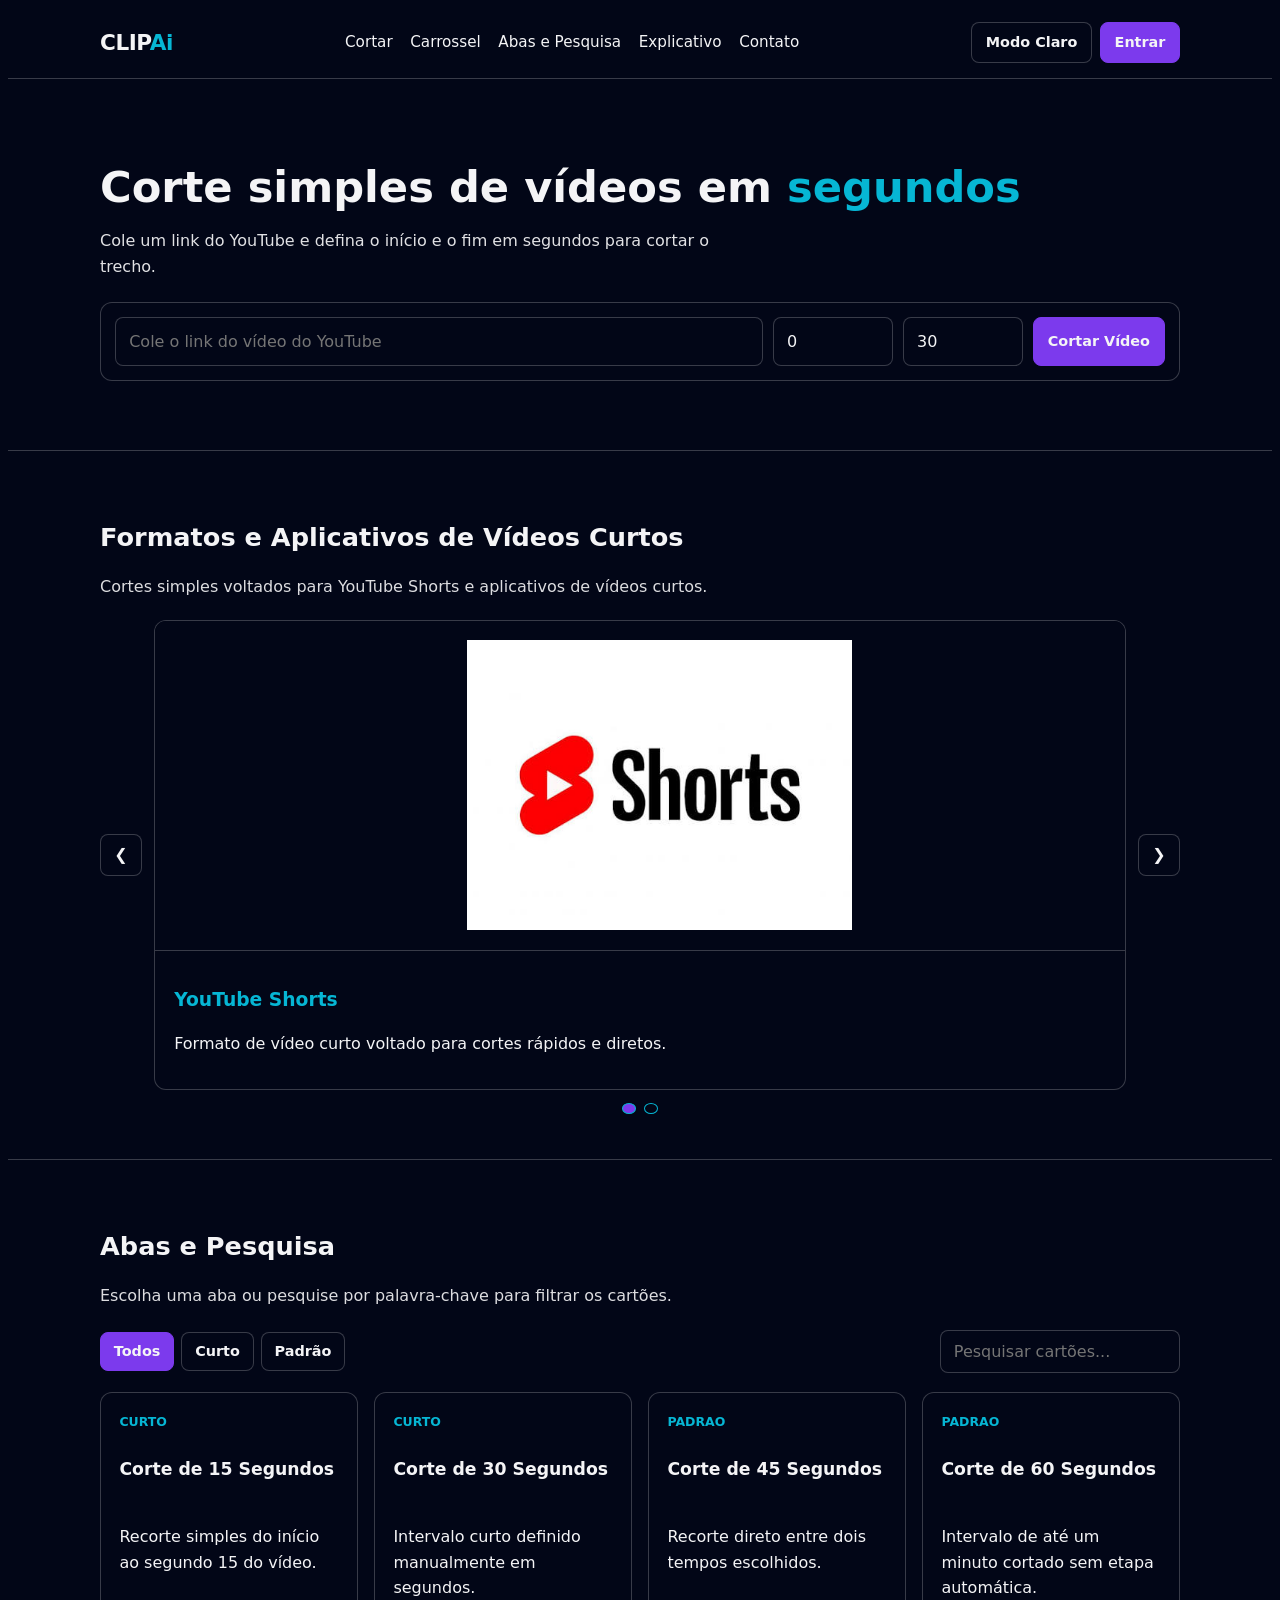
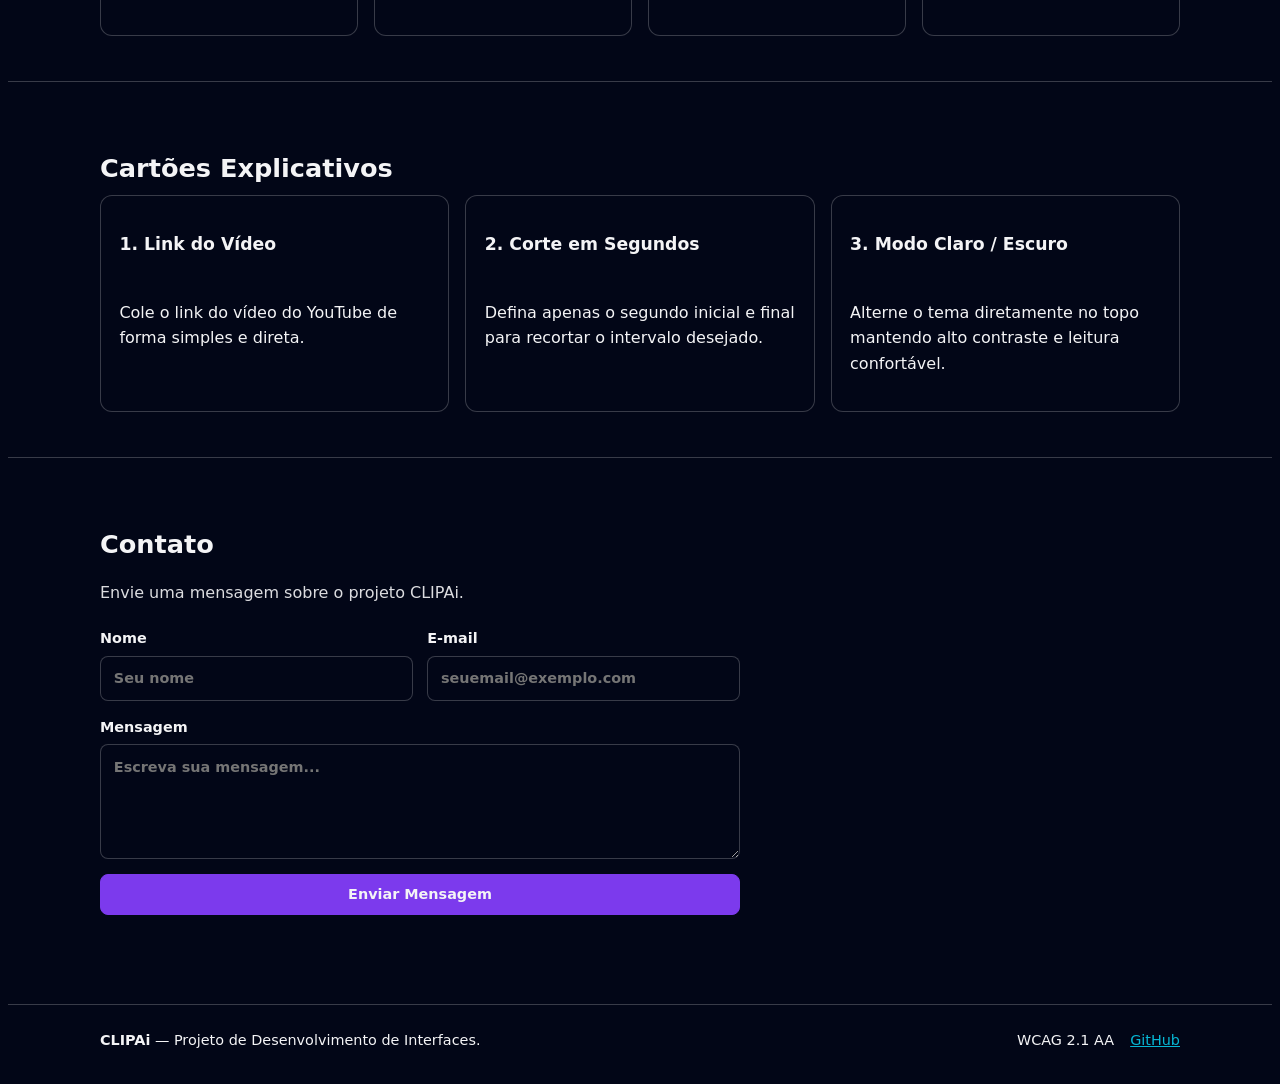
<file: index.html>
<!DOCTYPE html>
<html lang="pt-BR">
<head>
  <meta charset="UTF-8" />
  <meta name="viewport" content="width=device-width, initial-scale=1.0" />
  <title>CLIPAi — Cortes de Vídeos do YouTube</title>
  <link rel="stylesheet" href="style.css" />
</head>
<body>
  <!-- Cabeçalho, Acessibilidade (Modo Claro/Escuro) e Login -->
  <header class="header" role="banner">
    <div class="container header-flex">
      <a href="#gerador" class="brand">CLIP<span>Ai</span></a>

      <nav class="nav" aria-label="Navegação principal">
        <a href="#gerador">Cortar</a>
        <a href="#carrossel">Carrossel</a>
        <a href="#pesquisa">Abas e Pesquisa</a>
        <a href="#sobre">Explicativo</a>
        <a href="#contato">Contato</a>
      </nav>

      <div class="a11y-bar" role="group" aria-label="Acessibilidade e Conta">
        <button type="button" id="btnTheme" class="btn-chip" aria-pressed="false">Modo Claro</button>
        <button type="button" id="btnOpenLogin" class="btn-primary">Entrar</button>
      </div>
    </div>
  </header>

  <main>
    <!-- Gerador Simples por Link do YouTube -->
    <section id="gerador" class="hero">
      <div class="container">
        <h1>Corte simples de vídeos em <span>segundos</span></h1>
        <p class="subtitle">
          Cole um link do YouTube e defina o início e o fim em segundos para cortar o trecho.
        </p>

        <form id="clipGeneratorForm" class="generator-box">
          <input
            type="text"
            id="videoLinkInput"
            required
            placeholder="Cole o link do vídeo do YouTube"
            aria-label="Link do vídeo do YouTube"
          />
          <input type="number" id="startSecInput" min="0" value="0" aria-label="Início em segundos" />
          <input type="number" id="endSecInput" min="1" value="30" aria-label="Fim em segundos" />
          <button type="submit" class="btn-primary">Cortar Vídeo</button>
        </form>

        <div id="generatorFeedback" class="feedback" role="status" aria-live="polite"></div>
      </div>
    </section>

    <!-- Carrossel com as 2 Imagens -->
    <section id="carrossel" class="section">
      <div class="container">
        <h2>Formatos e Aplicativos de Vídeos Curtos</h2>
        <p class="section-desc">Cortes simples voltados para YouTube Shorts e aplicativos de vídeos curtos.</p>

        <div class="carousel" aria-roledescription="carousel">
          <button type="button" id="prevSlide" class="carousel-btn" aria-label="Slide anterior">&#10094;</button>
          <div class="slide-card">
            <div class="slide-media">
              <img id="carouselImg" src="youtubeshortslogo.jpg" alt="YouTube Shorts" />
            </div>
            <div class="slide-caption">
              <h3 id="carouselTitle"></h3>
              <p id="carouselDesc"></p>
            </div>
          </div>
          <button type="button" id="nextSlide" class="carousel-btn" aria-label="Próximo slide">&#10095;</button>
        </div>
        <div id="carouselDots" class="carousel-dots"></div>
      </div>
    </section>

    <!-- Abas e Pesquisa -->
    <section id="pesquisa" class="section">
      <div class="container">
        <h2>Abas e Pesquisa</h2>
        <p class="section-desc">Escolha uma aba ou pesquise por palavra-chave para filtrar os cartões.</p>

        <div class="search-controls">
          <div class="tabs" role="tablist" aria-label="Abas de pesquisa">
            <button type="button" class="tab-btn active" data-tab="todos">Todos</button>
            <button type="button" class="tab-btn" data-tab="curto">Curto</button>
            <button type="button" class="tab-btn" data-tab="padrao">Padrão</button>
          </div>
          <input
            type="search"
            id="searchInput"
            class="search-input"
            placeholder="Pesquisar cartões..."
            aria-label="Pesquisar cartões"
          />
        </div>

        <div id="cardsGrid" class="cards-grid"></div>
      </div>
    </section>

    <!-- Cartões Explicativos -->
    <section id="sobre" class="section">
      <div class="container">
        <h2>Cartões Explicativos</h2>
        <div class="info-grid">
          <article class="card-box">
            <h3>1. Link do Vídeo</h3>
            <p>Cole o link do vídeo do YouTube de forma simples e direta.</p>
          </article>
          <article class="card-box">
            <h3>2. Corte em Segundos</h3>
            <p>Defina apenas o segundo inicial e final para recortar o intervalo desejado.</p>
          </article>
          <article class="card-box">
            <h3>3. Modo Claro / Escuro</h3>
            <p>Alterne o tema diretamente no topo mantendo alto contraste e leitura confortável.</p>
          </article>
        </div>
      </div>
    </section>

    <!-- Seção de Contato com Formulário -->
    <section id="contato" class="section">
      <div class="container">
        <h2>Contato</h2>
        <p class="section-desc">Envie uma mensagem sobre o projeto CLIPAi.</p>

        <form id="contactForm" class="contact-form">
          <div class="form-row">
            <label>
              Nome
              <input type="text" id="contactName" required placeholder="Seu nome" />
            </label>
            <label>
              E-mail
              <input type="email" id="contactEmail" required placeholder="seuemail@exemplo.com" />
            </label>
          </div>
          <label>
            Mensagem
            <textarea id="contactMessage" rows="4" required placeholder="Escreva sua mensagem..."></textarea>
          </label>
          <button type="submit" class="btn-primary">Enviar Mensagem</button>
          <div id="contactStatus" class="feedback" role="status" aria-live="polite"></div>
        </form>
      </div>
    </section>
  </main>

  <!-- Rodapé -->
  <footer class="footer">
    <div class="container footer-flex">
      <div><strong>CLIPAi</strong> — Projeto de Desenvolvimento de Interfaces.</div>
      <div class="footer-links">
        <span>WCAG 2.1 AA</span>
        <a href="https://github.com" target="_blank" rel="noopener">GitHub</a>
      </div>
    </div>
  </footer>

  <!-- Modal de Login -->
  <div id="loginModal" class="modal hidden" role="dialog" aria-modal="true" aria-labelledby="loginTitle">
    <div class="modal-box">
      <div class="modal-head">
        <h2 id="loginTitle">Entrar no CLIPAi</h2>
        <button type="button" id="closeLoginModal" class="btn-chip" aria-label="Fechar janela">&times;</button>
      </div>
      <form id="loginForm" class="modal-form">
        <label>
          E-mail ou Usuário
          <input type="text" id="loginUser" required placeholder="usuario@exemplo.com" />
        </label>
        <label>
          Senha
          <input type="password" id="loginPass" required placeholder="••••••••" />
        </label>
        <button type="submit" class="btn-primary">Entrar</button>
        <div id="loginStatus" class="feedback" role="status"></div>
      </form>
    </div>
  </div>

  <script src="script.js"></script>
</body>
</html>
</file>
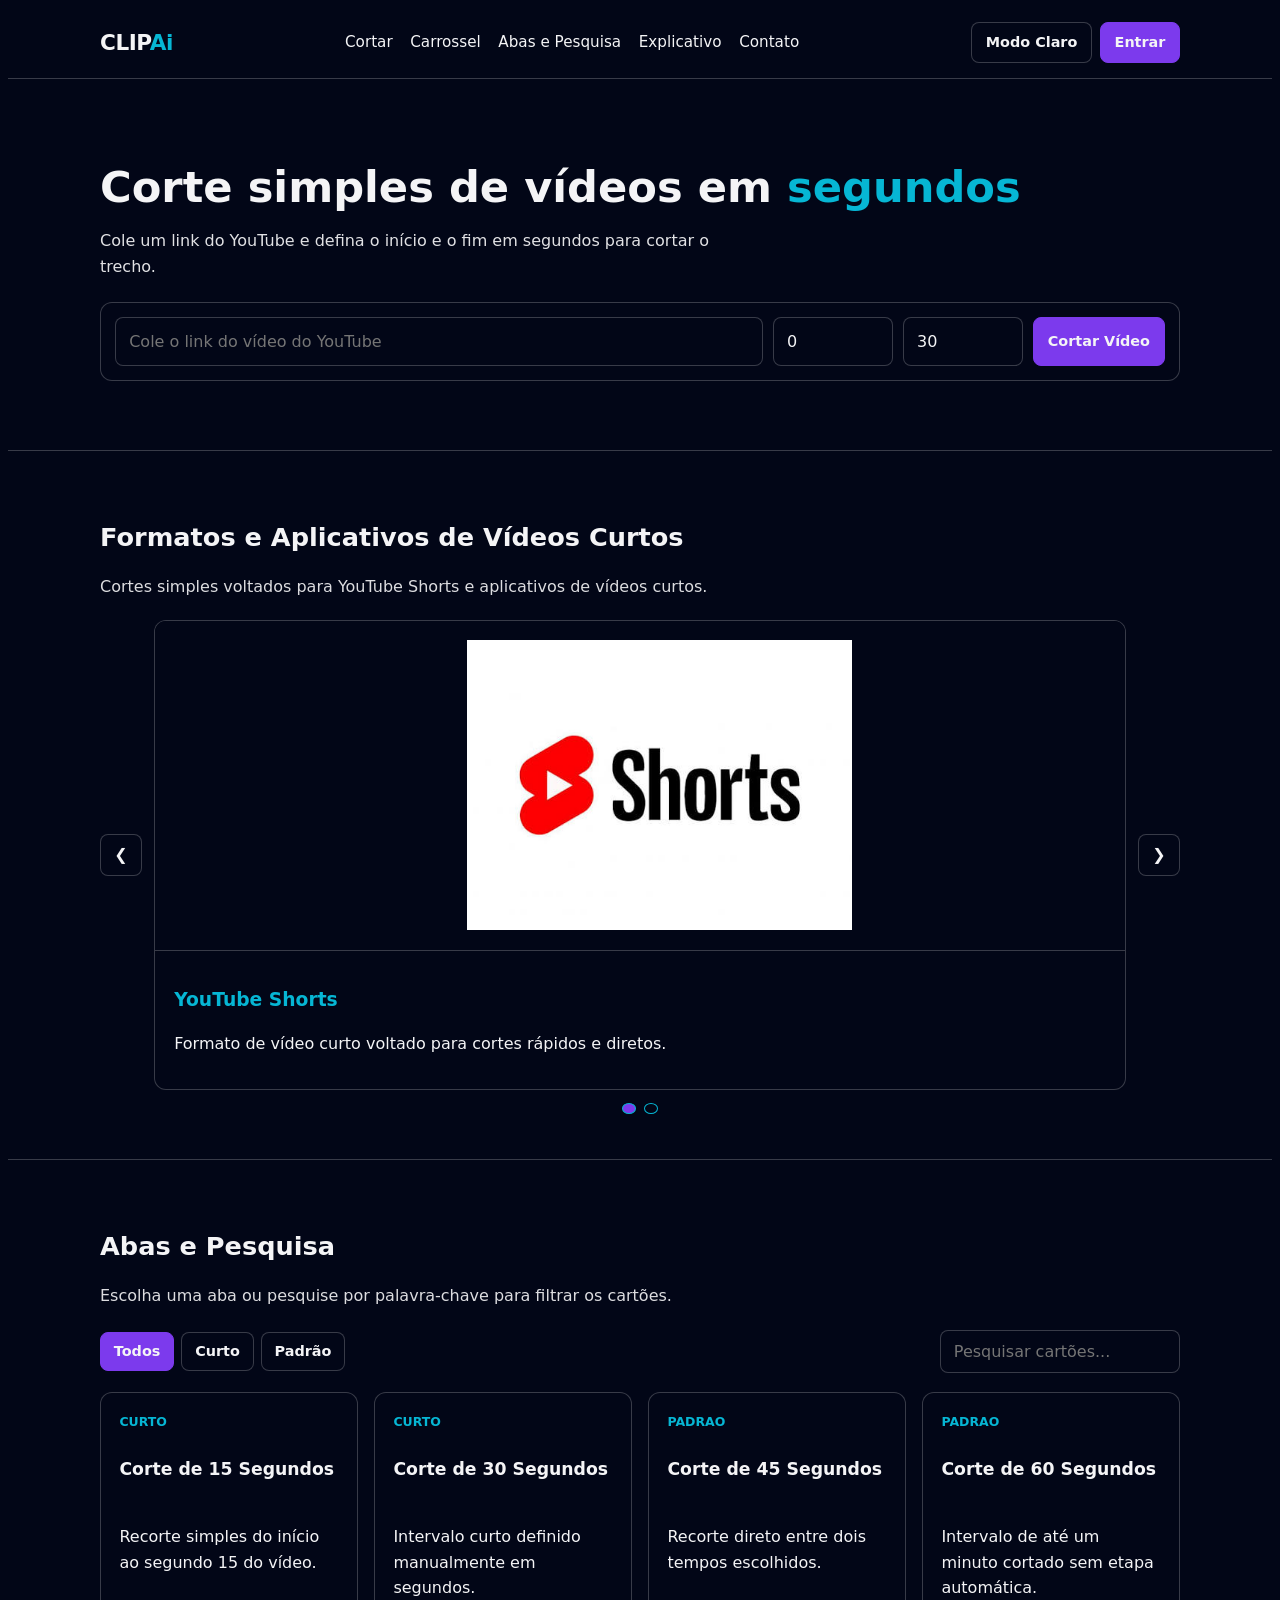
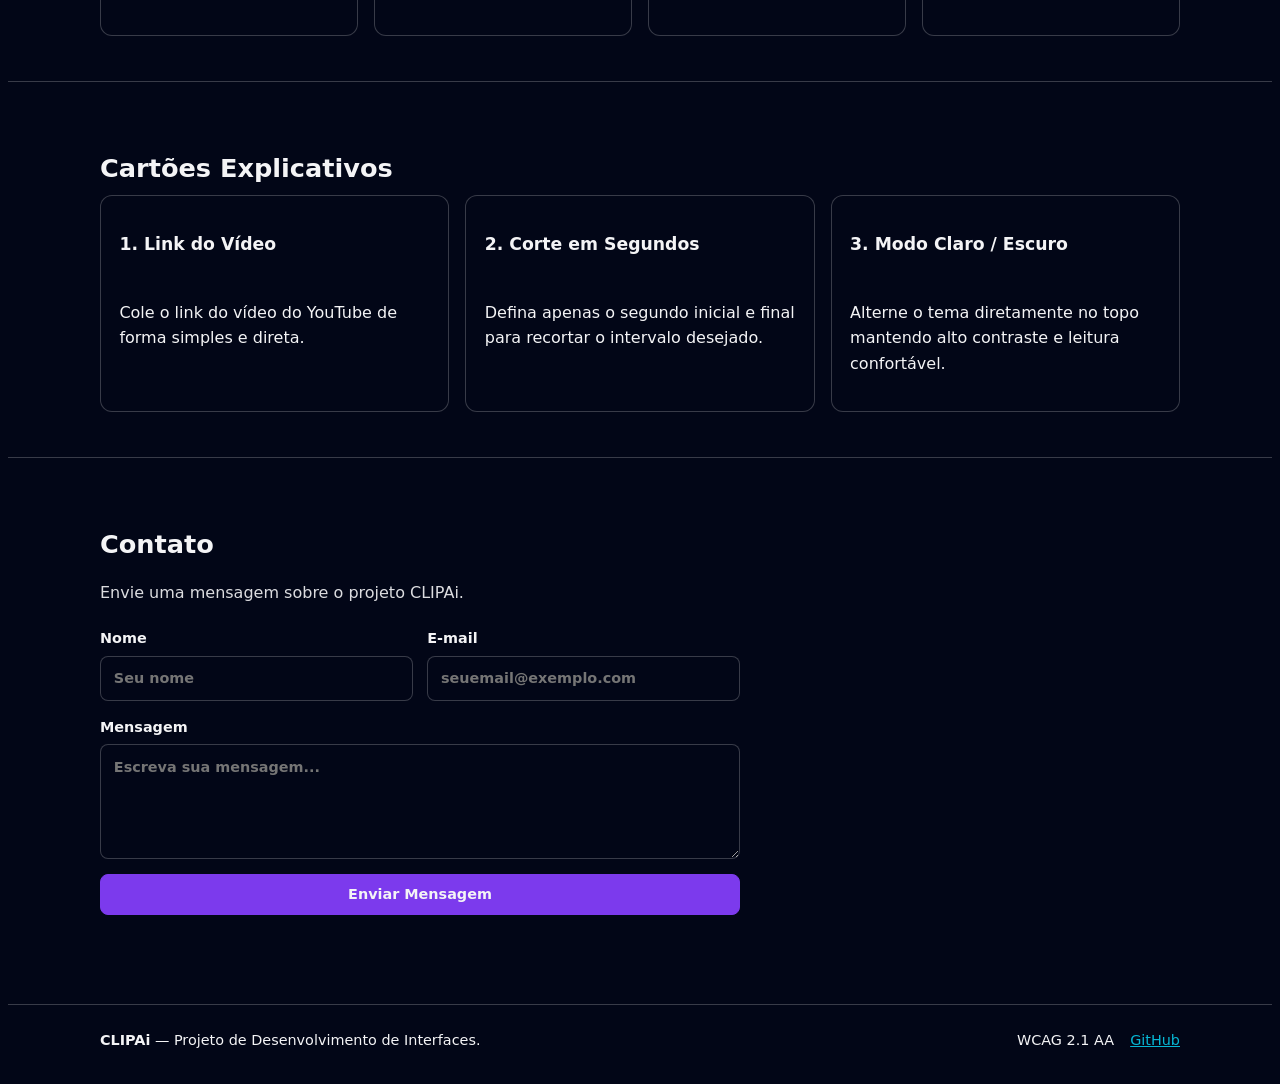
<file: clipai_estrutura_html.html>
<!DOCTYPE html>
<html lang="pt-BR">
<head>
  <meta charset="UTF-8" />
  <meta name="viewport" content="width=device-width, initial-scale=1.0" />
  <title>CLIPAi — Cortes de Vídeos do YouTube</title>
  <link rel="stylesheet" href="style.css" />
</head>
<body>
  <!-- Cabeçalho, Acessibilidade (Modo Claro/Escuro) e Login -->
  <header class="header" role="banner">
    <div class="container header-flex">
      <a href="#gerador" class="brand">CLIP<span>Ai</span></a>

      <nav class="nav" aria-label="Navegação principal">
        <a href="#gerador">Cortar</a>
        <a href="#carrossel">Carrossel</a>
        <a href="#pesquisa">Abas e Pesquisa</a>
        <a href="#sobre">Explicativo</a>
        <a href="#contato">Contato</a>
      </nav>

      <div class="a11y-bar" role="group" aria-label="Acessibilidade e Conta">
        <button type="button" id="btnTheme" class="btn-chip" aria-pressed="false">Modo Claro</button>
        <button type="button" id="btnOpenLogin" class="btn-primary">Entrar</button>
      </div>
    </div>
  </header>

  <main>
    <!-- Gerador Simples por Link do YouTube -->
    <section id="gerador" class="hero">
      <div class="container">
        <h1>Corte simples de vídeos em <span>segundos</span></h1>
        <p class="subtitle">
          Cole um link do YouTube e defina o início e o fim em segundos para cortar o trecho.
        </p>

        <form id="clipGeneratorForm" class="generator-box">
          <input
            type="text"
            id="videoLinkInput"
            required
            placeholder="Cole o link do vídeo do YouTube"
            aria-label="Link do vídeo do YouTube"
          />
          <input type="number" id="startSecInput" min="0" value="0" aria-label="Início em segundos" />
          <input type="number" id="endSecInput" min="1" value="30" aria-label="Fim em segundos" />
          <button type="submit" class="btn-primary">Cortar Vídeo</button>
        </form>

        <div id="generatorFeedback" class="feedback" role="status" aria-live="polite"></div>
      </div>
    </section>

    <!-- Carrossel com as 2 Imagens Enviadas -->
    <section id="carrossel" class="section">
      <div class="container">
        <h2>Formatos e Aplicativos de Vídeos Curtos</h2>
        <p class="section-desc">Cortes simples voltados para YouTube Shorts e aplicativos de vídeos curtos.</p>

        <div class="carousel" aria-roledescription="carousel">
          <button type="button" id="prevSlide" class="carousel-btn" aria-label="Slide anterior">&#10094;</button>
          <div class="slide-card">
            <div class="slide-media">
              <img id="carouselImg" src="youtubeshortslogo.jpg" alt="YouTube Shorts" />
            </div>
            <div class="slide-caption">
              <h3 id="carouselTitle"></h3>
              <p id="carouselDesc"></p>
            </div>
          </div>
          <button type="button" id="nextSlide" class="carousel-btn" aria-label="Próximo slide">&#10095;</button>
        </div>
        <div id="carouselDots" class="carousel-dots"></div>
      </div>
    </section>

    <!-- Abas e Pesquisa -->
    <section id="pesquisa" class="section">
      <div class="container">
        <h2>Abas e Pesquisa</h2>
        <p class="section-desc">Escolha uma aba ou pesquise por palavra-chave para filtrar os cartões.</p>

        <div class="search-controls">
          <div class="tabs" role="tablist" aria-label="Abas de pesquisa">
            <button type="button" class="tab-btn active" data-tab="todos">Todos</button>
            <button type="button" class="tab-btn" data-tab="curto">Curto</button>
            <button type="button" class="tab-btn" data-tab="padrao">Padrão</button>
          </div>
          <input
            type="search"
            id="searchInput"
            class="search-input"
            placeholder="Pesquisar cartões..."
            aria-label="Pesquisar cartões"
          />
        </div>

        <div id="cardsGrid" class="cards-grid"></div>
      </div>
    </section>

    <!-- Cartões Explicativos -->
    <section id="sobre" class="section">
      <div class="container">
        <h2>Cartões Explicativos</h2>
        <div class="info-grid">
          <article class="card-box">
            <h3>1. Link do Vídeo</h3>
            <p>Cole o link do vídeo do YouTube de forma simples e direta.</p>
          </article>
          <article class="card-box">
            <h3>2. Corte em Segundos</h3>
            <p>Defina apenas o segundo inicial e final para recortar o intervalo desejado.</p>
          </article>
          <article class="card-box">
            <h3>3. Modo Claro / Escuro</h3>
            <p>Alterne o tema diretamente no topo mantendo alto contraste e leitura confortável.</p>
          </article>
        </div>
      </div>
    </section>

    <!-- Seção de Contato com Formulário -->
    <section id="contato" class="section">
      <div class="container">
        <h2>Contato</h2>
        <p class="section-desc">Envie uma mensagem sobre o projeto CLIPAi.</p>

        <form id="contactForm" class="contact-form">
          <div class="form-row">
            <label>
              Nome
              <input type="text" id="contactName" required placeholder="Seu nome" />
            </label>
            <label>
              E-mail
              <input type="email" id="contactEmail" required placeholder="seuemail@exemplo.com" />
            </label>
          </div>
          <label>
            Mensagem
            <textarea id="contactMessage" rows="4" required placeholder="Escreva sua mensagem..."></textarea>
          </label>
          <button type="submit" class="btn-primary">Enviar Mensagem</button>
          <div id="contactStatus" class="feedback" role="status" aria-live="polite"></div>
        </form>
      </div>
    </section>
  </main>

  <!-- Rodapé -->
  <footer class="footer">
    <div class="container footer-flex">
      <div><strong>CLIPAi</strong> — Projeto de Desenvolvimento de Interfaces.</div>
      <div class="footer-links">
        <span>WCAG 2.1 AA</span>
        <a href="https://github.com" target="_blank" rel="noopener">GitHub</a>
      </div>
    </div>
  </footer>

  <!-- Modal de Login -->
  <div id="loginModal" class="modal hidden" role="dialog" aria-modal="true" aria-labelledby="loginTitle">
    <div class="modal-box">
      <div class="modal-head">
        <h2 id="loginTitle">Entrar no CLIPAi</h2>
        <button type="button" id="closeLoginModal" class="btn-chip" aria-label="Fechar janela">&times;</button>
      </div>
      <form id="loginForm" class="modal-form">
        <label>
          E-mail ou Usuário
          <input type="text" id="loginUser" required placeholder="usuario@exemplo.com" />
        </label>
        <label>
          Senha
          <input type="password" id="loginPass" required placeholder="••••••••" />
        </label>
        <button type="submit" class="btn-primary">Entrar</button>
        <div id="loginStatus" class="feedback" role="status"></div>
      </form>
    </div>
  </div>

  <script src="script.js"></script>
</body>
</html>
</file>
<file: style.css>
/* Paleta minimalista oficial do CLIPAi:

Azul-Escuro (#020617): fundo principal

Roxo (#7C3AED): cor principal

Azul-Claro (#06B6D4): destaque interativo

Branco (#F4F4F6): leitura e equilíbrio visual
*/
:root {
--bg: #020617;
--surface: #020617;
--text: #f4f4f6;
--border: rgba(244, 244, 246, 0.22);
--primary: #7c3aed;
--primary-hover: #6d28d9;
--accent: #06b6d4;
}

body.light-mode {
--bg: #f4f4f6;
--surface: #f4f4f6;
--text: #020617;
--border: rgba(2, 6, 23, 0.24);
--primary: #7c3aed;
--primary-hover: #6d28d9;
--accent: #06b6d4;
}

{
box-sizing: border-box;
margin: 0;
padding: 0;
}

html {
scroll-behavior: smooth;
font-size: 16px;
}

body {
font-family: Inter, system-ui, -apple-system, sans-serif;
background-color: var(--bg);
color: var(--text);
line-height: 1.6;
transition: background-color 0.2s ease, color 0.2s ease;
}

a {
color: inherit;
text-decoration: none;
}

button,
input,
textarea {
font: inherit;
color: inherit;
}

:focus-visible {
outline: 3px solid var(--accent);
outline-offset: 2px;
}

.container {
width: min(1080px, 92%);
margin: 0 auto;
}

.hidden {
display: none !important;
}

/* Cabeçalho */
.header {
position: sticky;
top: 0;
z-index: 20;
background-color: var(--bg);
border-bottom: 1px solid var(--border);
padding: 0.9rem 0;
}

.header-flex {
display: flex;
align-items: center;
justify-content: space-between;
gap: 1rem;
flex-wrap: wrap;
}

.brand {
font-size: 1.35rem;
font-weight: 800;
letter-spacing: -0.02em;
}

.brand span {
color: var(--accent);
}

.nav {
display: flex;
gap: 1.1rem;
flex-wrap: wrap;
}

.nav a {
font-size: 0.95rem;
padding: 0.2rem 0;
border-bottom: 2px solid transparent;
}

.nav a:hover {
border-bottom-color: var(--accent);
}

.a11y-bar {
display: flex;
align-items: center;
gap: 0.5rem;
}

.btn-chip,
.btn-primary {
border-radius: 8px;
padding: 0.5rem 0.85rem;
cursor: pointer;
font-weight: 600;
font-size: 0.9rem;
border: 1px solid var(--border);
background-color: var(--surface);
color: var(--text);
}

.btn-chip:hover {
border-color: var(--accent);
color: var(--accent);
}

.btn-primary {
background-color: var(--primary);
border-color: var(--primary);
color: #f4f4f6;
}

.btn-primary:hover {
background-color: var(--primary-hover);
border-color: var(--accent);
}

/* Gerador de Cortes (YouTube) */
.hero {
padding: 3rem 0 2.4rem;
border-bottom: 1px solid var(--border);
}

.hero h1 {
font-size: clamp(1.85rem, 4vw, 2.7rem);
line-height: 1.15;
margin-bottom: 0.7rem;
}

.hero h1 span {
color: var(--accent);
}

.subtitle {
max-width: 620px;
margin-bottom: 1.4rem;
opacity: 0.92;
}

.generator-box {
display: grid;
grid-template-columns: 1fr auto auto auto;
gap: 0.65rem;
padding: 0.9rem;
border: 1px solid var(--border);
border-radius: 12px;
background-color: var(--surface);
}

.generator-box input {
background-color: var(--bg);
border: 1px solid var(--border);
border-radius: 8px;
padding: 0.65rem 0.8rem;
}

.generator-box input[type="number"] {
width: 92px;
}

.feedback {
margin-top: 0.7rem;
font-size: 0.92rem;
color: var(--accent);
min-height: 1.2rem;
}

/* Seções */
.section {
padding: 2.8rem 0;
border-bottom: 1px solid var(--border);
}

.section h2 {
font-size: 1.6rem;
margin-bottom: 0.35rem;
}

.section-desc {
margin-bottom: 1.3rem;
opacity: 0.9;
}

/* Carrossel (2 Imagens) */
.carousel {
display: grid;
grid-template-columns: auto 1fr auto;
align-items: center;
gap: 0.75rem;
}

.slide-card {
border: 1px solid var(--border);
border-radius: 12px;
overflow: hidden;
background-color: var(--surface);
}

.slide-media {
width: 100%;
height: 290px;
display: flex;
align-items: center;
justify-content: center;
padding: 1.2rem;
border-bottom: 1px solid var(--border);
background-color: var(--bg);
}

.slide-media img {
max-width: 100%;
max-height: 100%;
width: auto;
height: auto;
object-fit: contain;
display: block;
}

.slide-caption {
padding: 1rem 1.2rem;
}

.slide-caption h3 {
margin-bottom: 0.3rem;
color: var(--accent);
}

.carousel-btn {
width: 42px;
height: 42px;
border-radius: 8px;
border: 1px solid var(--border);
background-color: var(--surface);
cursor: pointer;
font-weight: 700;
}

.carousel-btn:hover {
border-color: var(--accent);
color: var(--accent);
}

.carousel-dots {
display: flex;
justify-content: center;
gap: 0.5rem;
margin-top: 0.85rem;
}

.dot {
width: 11px;
height: 11px;
border-radius: 50%;
border: 1px solid var(--accent);
background-color: transparent;
cursor: pointer;
}

.dot.active {
background-color: var(--primary);
}

/* Abas de Pesquisa e Cartões */
.search-controls {
display: flex;
justify-content: space-between;
align-items: center;
gap: 0.75rem;
flex-wrap: wrap;
margin-bottom: 1.2rem;
}

.tabs {
display: flex;
gap: 0.45rem;
flex-wrap: wrap;
}

.tab-btn {
border-radius: 8px;
padding: 0.45rem 0.8rem;
cursor: pointer;
font-weight: 600;
font-size: 0.9rem;
border: 1px solid var(--border);
background-color: var(--surface);
color: var(--text);
}

.tab-btn.active {
background-color: var(--primary);
border-color: var(--primary);
color: #f4f4f6;
}

.search-input {
min-width: 240px;
background-color: var(--surface);
border: 1px solid var(--border);
border-radius: 8px;
padding: 0.5rem 0.8rem;
}

.cards-grid,
.info-grid {
display: grid;
grid-template-columns: repeat(auto-fit, minmax(250px, 1fr));
gap: 1rem;
}

.card-box {
border: 1px solid var(--border);
border-radius: 12px;
padding: 1.15rem;
background-color: var(--surface);
display: flex;
flex-direction: column;
gap: 0.45rem;
}

.card-tag {
font-size: 0.78rem;
font-weight: 700;
color: var(--accent);
text-transform: uppercase;
}

.card-box h3 {
font-size: 1.08rem;
}

/* Formulário de Contato e Login */
.contact-form,
.modal-form {
max-width: 640px;
display: flex;
flex-direction: column;
gap: 0.9rem;
}

.form-row {
display: grid;
grid-template-columns: repeat(auto-fit, minmax(220px, 1fr));
gap: 0.9rem;
}

label {
display: flex;
flex-direction: column;
gap: 0.35rem;
font-size: 0.9rem;
font-weight: 600;
}

.contact-form input,
.contact-form textarea,
.modal-form input {
background-color: var(--surface);
border: 1px solid var(--border);
border-radius: 8px;
padding: 0.65rem 0.8rem;
}

/* Rodapé */
.footer {
padding: 1.5rem 0;
font-size: 0.9rem;
}

.footer-flex {
display: flex;
justify-content: space-between;
align-items: center;
gap: 1rem;
flex-wrap: wrap;
}

.footer-links {
display: flex;
gap: 1rem;
flex-wrap: wrap;
}

.footer-links a {
color: var(--accent);
text-decoration: underline;
}

/* Modal de Login */
.modal {
position: fixed;
inset: 0;
z-index: 50;
background-color: rgba(2, 6, 23, 0.85);
display: flex;
align-items: center;
justify-content: center;
padding: 1rem;
}

.modal-box {
width: min(440px, 100%);
background-color: var(--bg);
border: 1px solid var(--accent);
border-radius: 12px;
padding: 1.3rem;
}

.modal-head {
display: flex;
justify-content: space-between;
align-items: center;
margin-bottom: 1rem;
}

@media (max-width: 720px) {
.generator-box {
grid-template-columns: 1fr;
}

.generator-box input[type="number"] {
width: 100%;
}
}
</file>
